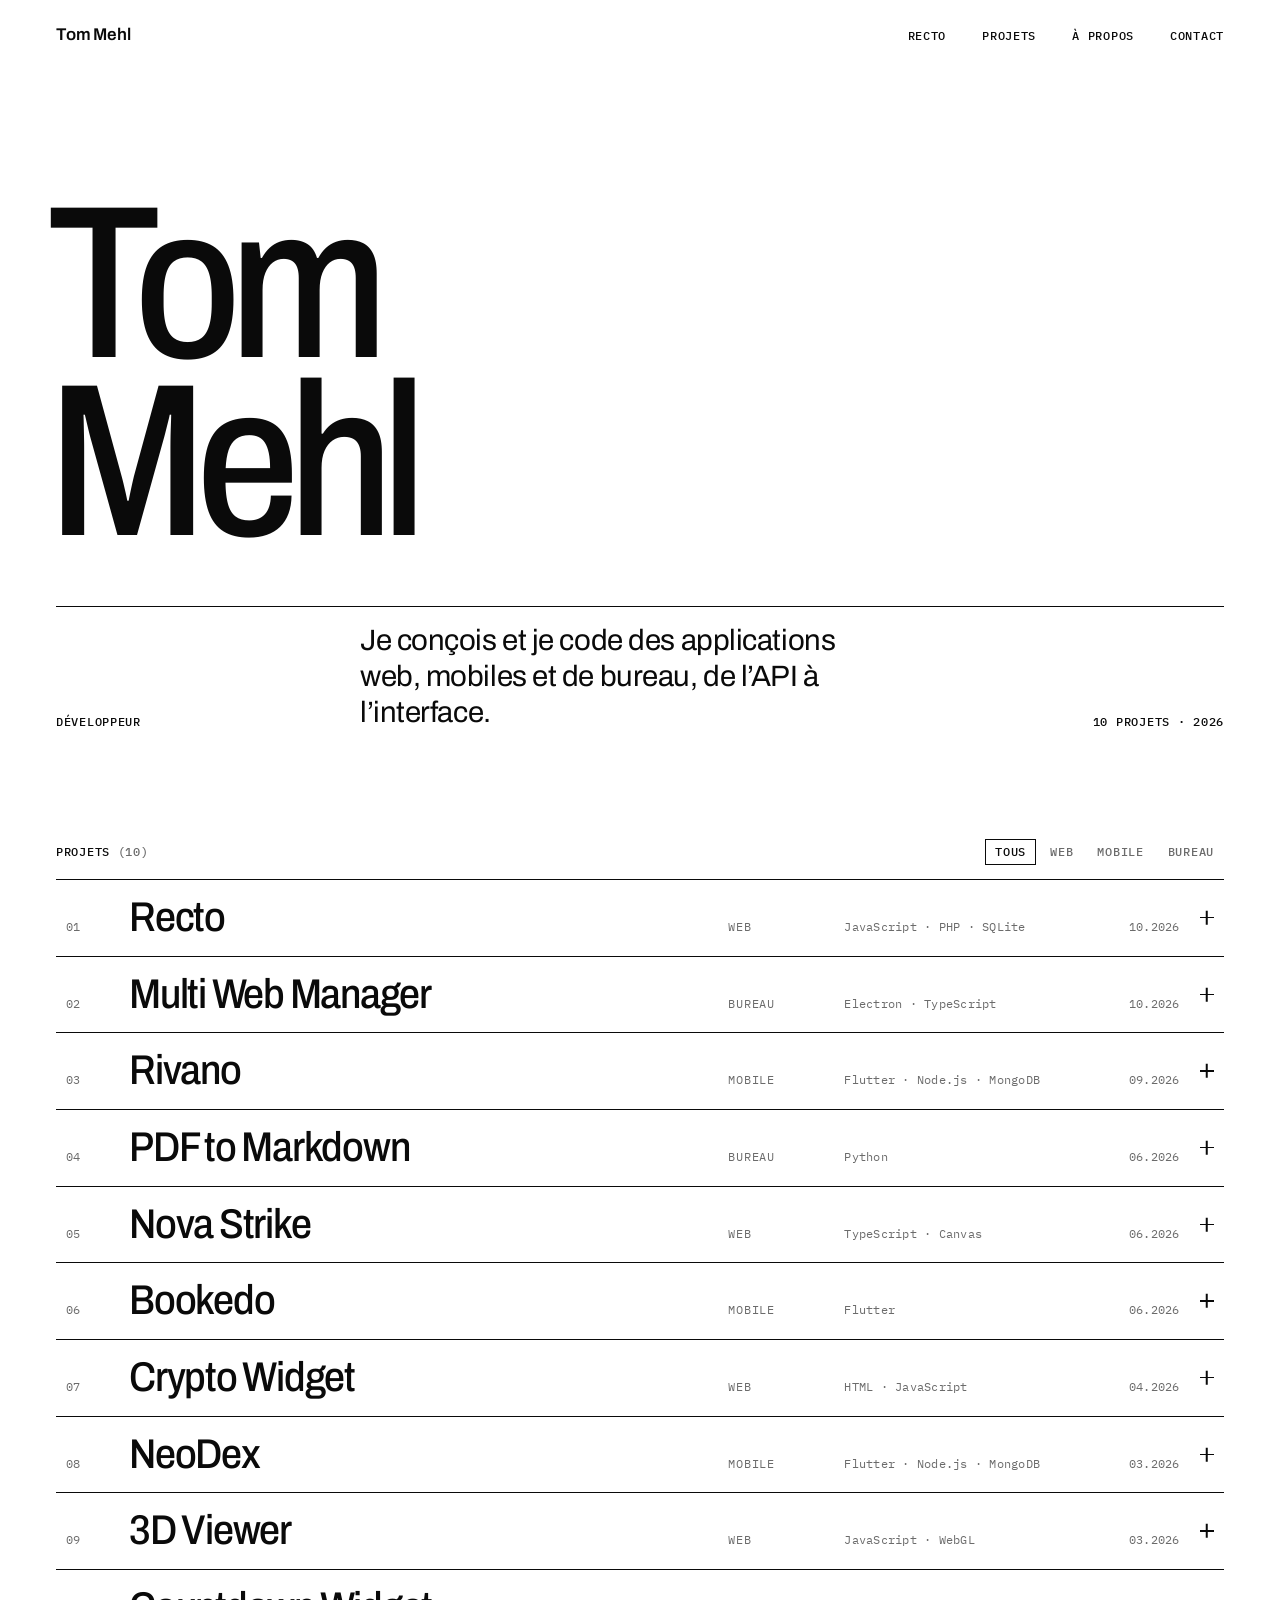
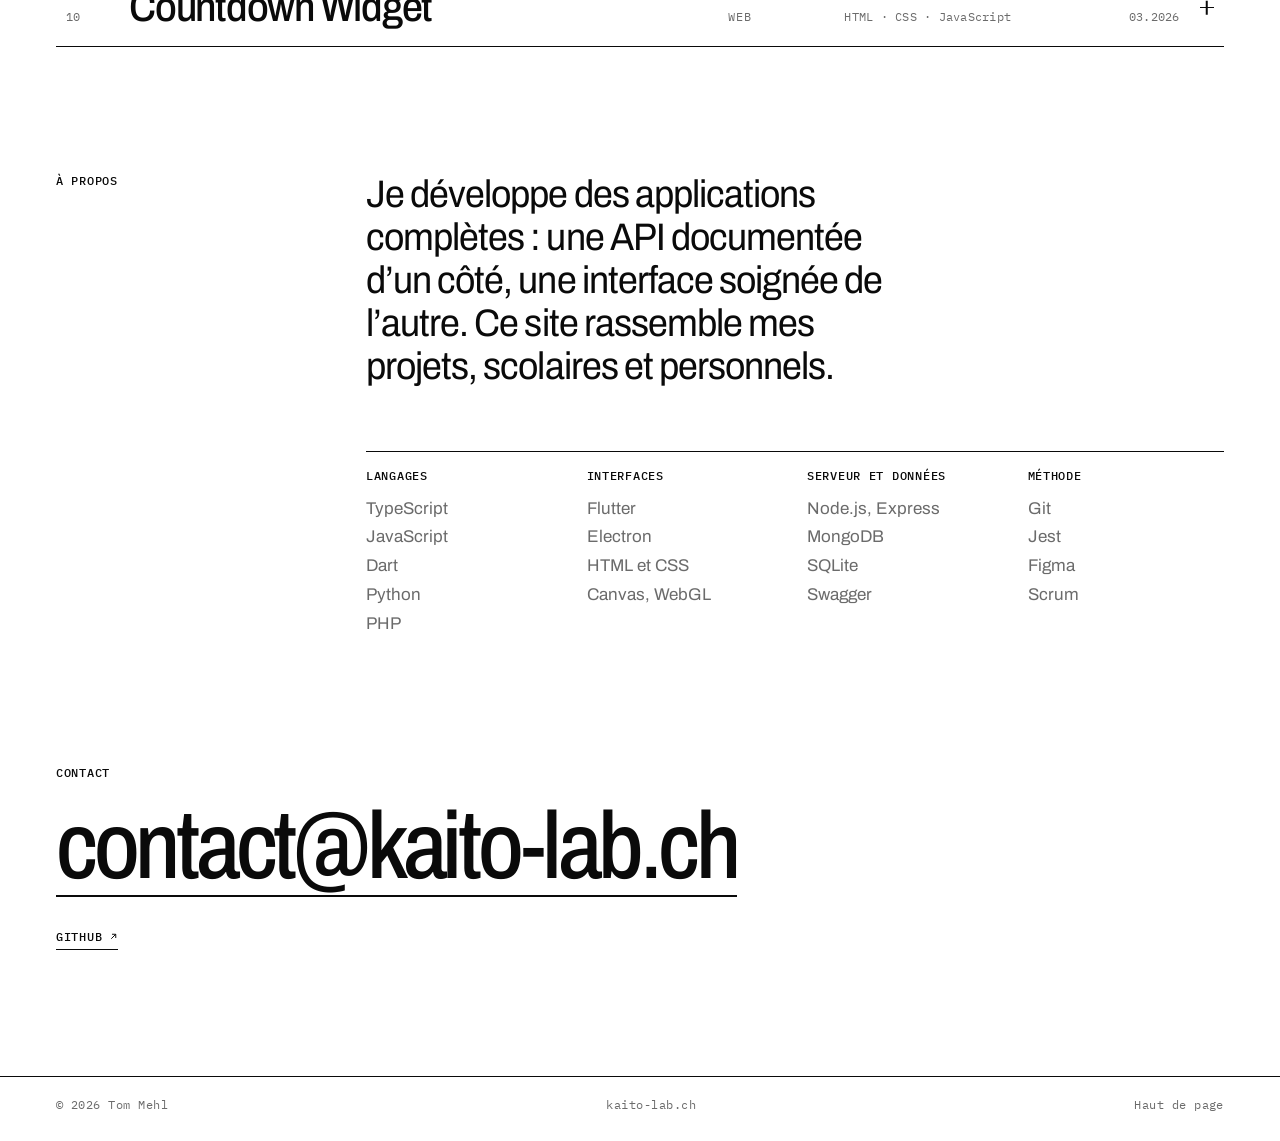
<file: site/index.html>
<!doctype html>
<html lang="fr">
<head>
  <meta charset="utf-8">
  <meta name="viewport" content="width=device-width, initial-scale=1">
  <title>Tom Mehl — Développeur</title>
  <meta name="description" content="Tom Mehl, développeur : applications web, mobiles et de bureau. Projets, outils et contact.">
  <meta name="theme-color" content="#ffffff" media="(prefers-color-scheme: light)">
  <meta name="theme-color" content="#0a0a0a" media="(prefers-color-scheme: dark)">
  <meta name="color-scheme" content="light dark">
  <meta property="og:title" content="Tom Mehl — Développeur">
  <meta property="og:description" content="Applications web, mobiles et de bureau.">
  <meta property="og:type" content="website">
  <link rel="icon" href="favicon.svg" type="image/svg+xml">
  <link rel="preload" href="fonts/archivo-latin-standard-normal.woff2" as="font" type="font/woff2" crossorigin>
  <link rel="stylesheet" href="css/style.css">
  <script src="js/early.js"></script>
  <script src="js/main.js" defer></script>
</head>
<body>
<a class="skip" href="#projets">Aller aux projets</a>

<header class="top wrap">
  <a class="mark" href="#">Tom Mehl</a>
  <nav aria-label="Sections">
    <a href="/recto/">Recto</a>
    <a href="#projets">Projets</a>
    <a href="#a-propos">À propos</a>
    <a href="#contact">Contact</a>
  </nav>
</header>

<main>
  <section class="hero wrap" aria-labelledby="titre">
    <h1 id="titre">Tom<br>Mehl</h1>
    <div class="hero-foot">
      <p class="label">Développeur</p>
      <p class="lede">Je conçois et je code des applications web, mobiles et de bureau, de l’API à l’interface.</p>
      <p class="label right"><span id="count-hero">10</span> projets · 2026</p>
    </div>
  </section>

  <section class="projects wrap" id="projets" aria-labelledby="titre-projets">
    <div class="section-head">
      <h2 class="label" id="titre-projets">Projets <span class="count" id="count">(10)</span></h2>
      <div class="filters" role="group" aria-label="Filtrer les projets">
        <button type="button" data-filter="tous" aria-pressed="true">Tous</button>
        <button type="button" data-filter="web" aria-pressed="false">Web</button>
        <button type="button" data-filter="mobile" aria-pressed="false">Mobile</button>
        <button type="button" data-filter="bureau" aria-pressed="false">Bureau</button>
      </div>
    </div>

    <ol class="index">
      <li data-cat="web" id="recto">
        <details>
          <summary>
            <span class="n">01</span><span class="name">Recto</span>
            <span class="meta"><span class="kind">Web</span><span class="stack">JavaScript · PHP · SQLite</span><span class="date">10.2026</span></span><span class="toggle" aria-hidden="true"></span>
          </summary>
          <div class="body">
            <figure class="preview"><img src="img/recto.webp" width="1600" height="1000" loading="lazy" decoding="async" alt="Trois écrans de Recto : la liste des listes, une carte retournée et une question du mode Apprendre."></figure>
            <p class="desc">Application de révision inspirée de Quizlet, réduite à l’essentiel&nbsp;: on importe une liste, on la révise en mode Cartes ou Apprendre.</p>
            <ul class="points">
              <li>Import par copier-coller&nbsp;: séparateurs devinés (tabulation, «&nbsp;-&nbsp;», «&nbsp;:&nbsp;»…), aperçu en direct.</li>
              <li>Mode Apprendre par paliers d’environ 7 cartes&nbsp;: choix multiple, puis réponse écrite qui pardonne les fautes de frappe.</li>
              <li>Anneaux de progression animés et mini-succès pour donner envie de continuer.</li>
              <li>Sans compte dans le navigateur, ou avec un compte pour retrouver ses listes partout.</li>
            </ul>
            <p class="links"><a href="/recto/">Ouvrir</a><a href="https://github.com/kaitoooooooooooooooooooo/recto" target="_blank" rel="noopener">Code</a></p>
          </div>
        </details>
      </li>

      <li data-cat="bureau" id="multi-web-manager">
        <details>
          <summary>
            <span class="n">02</span><span class="name">Multi Web Manager</span>
            <span class="meta"><span class="kind">Bureau</span><span class="stack">Electron · TypeScript</span><span class="date">10.2026</span></span><span class="toggle" aria-hidden="true"></span>
          </summary>
          <div class="body">
            <figure class="preview"><svg class="schema" viewBox="0 0 1600 1000" role="img" aria-labelledby="mwm-schema">
              <title id="mwm-schema">Schéma : à gauche le mur de 20 pages web en grille, le même curseur reproduit dans chaque cellule ; à droite la console d’administration.</title>
              <text x="90" y="180" class="mono">ÉCRAN 1 — LE MUR</text>
              <rect x="80" y="200" width="896" height="568" class="ln thick"/>
              <rect x="90" y="210" width="166" height="128" class="ln"/><text x="100" y="232" class="mono sm">01</text><path d="M104 252h138M104 268h106M104 284h122" class="ln faint"/><path d="M194 294l0 26 7 -7 5 11 5 -2 -5 -11 10 0z" class="cur ghost"/><rect x="266" y="210" width="166" height="128" class="ln"/><text x="276" y="232" class="mono sm">02</text><path d="M280 252h138M280 268h106M280 284h122" class="ln faint"/><path d="M370 294l0 26 7 -7 5 11 5 -2 -5 -11 10 0z" class="cur ghost"/><rect x="442" y="210" width="166" height="128" class="ln"/><text x="452" y="232" class="mono sm">03</text><path d="M456 252h138M456 268h106M456 284h122" class="ln faint"/><path d="M546 294l0 26 7 -7 5 11 5 -2 -5 -11 10 0z" class="cur ghost"/><rect x="618" y="210" width="166" height="128" class="ln"/><text x="628" y="232" class="mono sm">04</text><path d="M632 252h138M632 268h106M632 284h122" class="ln faint"/><path d="M722 294l0 26 7 -7 5 11 5 -2 -5 -11 10 0z" class="cur ghost"/><rect x="794" y="210" width="166" height="128" class="ln"/><text x="804" y="232" class="mono sm">05</text><path d="M808 252h138M808 268h106M808 284h122" class="ln faint"/><path d="M898 294l0 26 7 -7 5 11 5 -2 -5 -11 10 0z" class="cur ghost"/><rect x="90" y="348" width="166" height="128" class="ln"/><text x="100" y="370" class="mono sm">06</text><path d="M104 390h138M104 406h106M104 422h122" class="ln faint"/><path d="M194 432l0 26 7 -7 5 11 5 -2 -5 -11 10 0z" class="cur ghost"/><rect x="266" y="348" width="166" height="128" class="ln"/><text x="276" y="370" class="mono sm">07</text><path d="M280 390h138M280 406h106M280 422h122" class="ln faint"/><path d="M370 432l0 26 7 -7 5 11 5 -2 -5 -11 10 0z" class="cur"/><rect x="442" y="348" width="166" height="128" class="ln"/><text x="452" y="370" class="mono sm">08</text><path d="M456 390h138M456 406h106M456 422h122" class="ln faint"/><path d="M546 432l0 26 7 -7 5 11 5 -2 -5 -11 10 0z" class="cur ghost"/><rect x="618" y="348" width="166" height="128" class="ln"/><text x="628" y="370" class="mono sm">09</text><path d="M632 390h138M632 406h106M632 422h122" class="ln faint"/><path d="M722 432l0 26 7 -7 5 11 5 -2 -5 -11 10 0z" class="cur ghost"/><rect x="794" y="348" width="166" height="128" class="ln"/><text x="804" y="370" class="mono sm">10</text><path d="M808 390h138M808 406h106M808 422h122" class="ln faint"/><path d="M898 432l0 26 7 -7 5 11 5 -2 -5 -11 10 0z" class="cur ghost"/><rect x="90" y="486" width="166" height="128" class="ln"/><text x="100" y="508" class="mono sm">11</text><path d="M104 528h138M104 544h106M104 560h122" class="ln faint"/><path d="M194 570l0 26 7 -7 5 11 5 -2 -5 -11 10 0z" class="cur ghost"/><rect x="266" y="486" width="166" height="128" class="ln"/><text x="276" y="508" class="mono sm">12</text><path d="M280 528h138M280 544h106M280 560h122" class="ln faint"/><path d="M370 570l0 26 7 -7 5 11 5 -2 -5 -11 10 0z" class="cur ghost"/><rect x="442" y="486" width="166" height="128" class="ln"/><text x="452" y="508" class="mono sm">13</text><path d="M456 528h138M456 544h106M456 560h122" class="ln faint"/><path d="M546 570l0 26 7 -7 5 11 5 -2 -5 -11 10 0z" class="cur ghost"/><rect x="618" y="486" width="166" height="128" class="ln"/><text x="628" y="508" class="mono sm">14</text><path d="M632 528h138M632 544h106M632 560h122" class="ln faint"/><path d="M722 570l0 26 7 -7 5 11 5 -2 -5 -11 10 0z" class="cur ghost"/><rect x="794" y="486" width="166" height="128" class="ln"/><text x="804" y="508" class="mono sm">15</text><path d="M808 528h138M808 544h106M808 560h122" class="ln faint"/><path d="M898 570l0 26 7 -7 5 11 5 -2 -5 -11 10 0z" class="cur ghost"/><rect x="90" y="624" width="166" height="128" class="ln"/><text x="100" y="646" class="mono sm">16</text><path d="M104 666h138M104 682h106M104 698h122" class="ln faint"/><path d="M194 708l0 26 7 -7 5 11 5 -2 -5 -11 10 0z" class="cur ghost"/><rect x="266" y="624" width="166" height="128" class="ln"/><text x="276" y="646" class="mono sm">17</text><path d="M280 666h138M280 682h106M280 698h122" class="ln faint"/><path d="M370 708l0 26 7 -7 5 11 5 -2 -5 -11 10 0z" class="cur ghost"/><rect x="442" y="624" width="166" height="128" class="ln"/><text x="452" y="646" class="mono sm">18</text><path d="M456 666h138M456 682h106M456 698h122" class="ln faint"/><path d="M546 708l0 26 7 -7 5 11 5 -2 -5 -11 10 0z" class="cur ghost"/><rect x="618" y="624" width="166" height="128" class="ln"/><text x="628" y="646" class="mono sm">19</text><path d="M632 666h138M632 682h106M632 698h122" class="ln faint"/><path d="M722 708l0 26 7 -7 5 11 5 -2 -5 -11 10 0z" class="cur ghost"/><rect x="794" y="624" width="166" height="128" class="ln"/><text x="804" y="646" class="mono sm">20</text><path d="M808 666h138M808 682h106M808 698h122" class="ln faint"/><path d="M898 708l0 26 7 -7 5 11 5 -2 -5 -11 10 0z" class="cur ghost"/>
              <text x="1040" y="180" class="mono">ÉCRAN 2 — LA CONSOLE</text>
              <rect x="1040" y="200" width="480" height="568" class="ln thick"/>
              <text x="1064" y="250" class="mono">MULTI WEB MANAGER</text><text x="1496" y="250" class="mono sm" text-anchor="end">20 INSTANCES</text>
              <path d="M1040 276h480M1210 276v492" class="ln"/>
              <circle cx="1102" cy="318" r="5" class="dot"/><text x="1118" y="324" class="mono sm">WEB 01</text><circle cx="1102" cy="356" r="5" class="dot"/><text x="1118" y="362" class="mono sm">WEB 02</text><circle cx="1102" cy="394" r="5" class="dot"/><text x="1118" y="400" class="mono sm">WEB 03</text><circle cx="1102" cy="432" r="5" class="dot"/><text x="1118" y="438" class="mono sm">WEB 04</text><circle cx="1102" cy="470" r="5" class="dot"/><text x="1118" y="476" class="mono sm">WEB 05</text><circle cx="1102" cy="508" r="5" class="dot"/><text x="1118" y="514" class="mono sm">WEB 06</text><circle cx="1102" cy="546" r="5" class="dot"/><text x="1118" y="552" class="mono sm">WEB 07</text><circle cx="1102" cy="584" r="5" class="dot"/><text x="1118" y="590" class="mono sm">WEB 08</text><text x="1118" y="636" class="mono sm">…</text>
              <text x="1232" y="318" class="sans">Toutes les instances</text>
              <text x="1232" y="352" class="mono sm">même site · même zoom</text>
              <rect x="1232" y="378" width="18" height="18" class="ln"/><path d="M1236 387l4 4 7-8" class="ln"/>
              <text x="1262" y="393" class="mono sm">répliquer la souris</text>
              <path d="M1232 430h264" class="ln faint"/>
              <text x="1232" y="470" class="sans">Instance choisie</text>
              <text x="1232" y="504" class="mono sm">adresse · recharger · zoom</text>
              <path d="M1232 540h264" class="ln faint"/>
              <text x="1232" y="580" class="sans">Grille · écrans</text>
              <text x="1232" y="614" class="mono sm">5 × 4 · automatique</text>
              <text x="90" y="830" class="mono sm">Un clic dans la cellule 07 est reproduit au même endroit dans toutes les autres.</text>
            </svg></figure>
            <p class="desc">Navigateur multi-instance pour Windows&nbsp;: jusqu’à vingt pages web isolées en grille sur un écran, pilotées depuis une console d’administration sur un second écran.</p>
            <ul class="points">
              <li>Chaque cellule est un vrai navigateur isolé&nbsp;: cookies, stockage et session séparés.</li>
              <li>Réplication de la souris&nbsp;: un clic dans une cellule est reproduit dans toutes les autres.</li>
              <li>Au redémarrage, la même grille rouvre les mêmes pages.</li>
            </ul>
            <p class="links"><a href="https://github.com/kaitoooooooooooooooooooo/MultiWebManager" target="_blank" rel="noopener">Code</a></p>
          </div>
        </details>
      </li>

      <li data-cat="mobile" id="rivano">
        <details>
          <summary>
            <span class="n">03</span><span class="name">Rivano</span>
            <span class="meta"><span class="kind">Mobile</span><span class="stack">Flutter · Node.js · MongoDB</span><span class="date">09.2026</span></span><span class="toggle" aria-hidden="true"></span>
          </summary>
          <div class="body">
            <figure class="preview"><img src="img/rivano.webp" width="1600" height="1000" loading="lazy" decoding="async" alt="Rivano : liste des voitures, fiche d’un véhicule et panneau de filtres."></figure>
            <p class="desc">Application de location de voitures de luxe&nbsp;: un catalogue servi par une API REST, affiché dans une application Flutter fidèle à sa maquette Figma. Projet de troisième année, mené en Scrum.</p>
            <ul class="points">
              <li>API Express et MongoDB documentée avec Swagger, testée avec Jest et Supertest.</li>
              <li>État géré avec Riverpod&nbsp;; chaque écran traite le chargement, l’erreur et les données.</li>
              <li>Recherche, filtres et fiche détaillée de chaque véhicule.</li>
            </ul>
            <p class="links"><a href="https://github.com/kaitoooooooooooooooooooo/car-rental" target="_blank" rel="noopener">Code</a></p>
          </div>
        </details>
      </li>

      <li data-cat="bureau" id="pdf-to-markdown">
        <details>
          <summary>
            <span class="n">04</span><span class="name">PDF to Markdown</span>
            <span class="meta"><span class="kind">Bureau</span><span class="stack">Python</span><span class="date">06.2026</span></span><span class="toggle" aria-hidden="true"></span>
          </summary>
          <div class="body">
            <figure class="preview"><img src="img/pdf-to-markdown.webp" width="1600" height="1000" loading="lazy" decoding="async" alt="La fenêtre de PDF to Markdown après la conversion de trois fichiers."></figure>
            <p class="desc">Petite application de bureau qui convertit d’un coup tous les PDF d’un dossier en fichiers Markdown, enregistrés à côté des originaux.</p>
            <ul class="points">
              <li>Un seul fichier .exe pour Windows, sans installation.</li>
              <li>Extraction du texte avec pdfplumber, empaquetage avec PyInstaller.</li>
            </ul>
            <p class="links"><a href="https://github.com/kaitoooooooooooooooooooo/pdf-to-markdown-toolkit/releases/latest" target="_blank" rel="noopener">Télécharger</a><a href="https://github.com/kaitoooooooooooooooooooo/pdf-to-markdown-toolkit" target="_blank" rel="noopener">Code</a></p>
          </div>
        </details>
      </li>

      <li data-cat="web" id="nova-strike">
        <details>
          <summary>
            <span class="n">05</span><span class="name">Nova Strike</span>
            <span class="meta"><span class="kind">Web</span><span class="stack">TypeScript · Canvas</span><span class="date">06.2026</span></span><span class="toggle" aria-hidden="true"></span>
          </summary>
          <div class="body">
            <figure class="preview"><img src="img/nova-strike.webp" width="1600" height="1000" loading="lazy" decoding="async" alt="L’écran d’accueil de Nova Strike, avec le score, les bonus et les améliorations."></figure>
            <p class="desc">Jeu de tir spatial dans le navigateur, écrit en TypeScript et dessiné dans un canvas HTML.</p>
            <ul class="points">
              <li>Météores et aliens à abattre, bonus à ramasser.</li>
              <li>Améliorations&nbsp;: vitesse, dégâts, vie supplémentaire.</li>
              <li>Explosions animées image par image.</li>
            </ul>
            <p class="links"><a href="https://kaitoooooooooooooooooooo.github.io/Nova-Strike/" target="_blank" rel="noopener">Jouer</a><a href="https://github.com/kaitoooooooooooooooooooo/Nova-Strike" target="_blank" rel="noopener">Code</a></p>
          </div>
        </details>
      </li>

      <li data-cat="mobile" id="bookedo">
        <details>
          <summary>
            <span class="n">06</span><span class="name">Bookedo</span>
            <span class="meta"><span class="kind">Mobile</span><span class="stack">Flutter</span><span class="date">06.2026</span></span><span class="toggle" aria-hidden="true"></span>
          </summary>
          <div class="body">
            <figure class="preview"><img src="img/bookedo.webp" width="1600" height="1000" loading="lazy" decoding="async" alt="Bookedo : accueil, bibliothèque et fiche d’un livre."></figure>
            <p class="desc">Application de bibliothèque personnelle en Flutter.</p>
            <p class="links"><a href="https://github.com/kaitoooooooooooooooooooo/Bookedo" target="_blank" rel="noopener">Code</a></p>
          </div>
        </details>
      </li>

      <li data-cat="web" id="crypto-widget">
        <details>
          <summary>
            <span class="n">07</span><span class="name">Crypto Widget</span>
            <span class="meta"><span class="kind">Web</span><span class="stack">HTML · JavaScript</span><span class="date">04.2026</span></span><span class="toggle" aria-hidden="true"></span>
          </summary>
          <div class="body">
            <figure class="preview"><img src="img/crypto-widget.webp" width="1600" height="1000" loading="lazy" decoding="async" alt="Le widget Crypto : cours du bitcoin et graphique sur sept jours."></figure>
            <p class="desc">Cours d’une cryptomonnaie en direct, avec un graphique sur un jour à un an, le choix de la devise et une actualisation automatique.</p>
            <ul class="points">
              <li>Un seul fichier HTML, à glisser dans une page de nouvel onglet.</li>
              <li>Couleurs de hausse, de baisse et de fond personnalisables.</li>
            </ul>
            <p class="links"><a href="https://kaitoooooooooooooooooooo.github.io/cryptoTrackerWidget/" target="_blank" rel="noopener">Démo</a><a href="https://github.com/kaitoooooooooooooooooooo/cryptoTrackerWidget" target="_blank" rel="noopener">Code</a></p>
          </div>
        </details>
      </li>

      <li data-cat="mobile" id="neodex">
        <details>
          <summary>
            <span class="n">08</span><span class="name">NeoDex</span>
            <span class="meta"><span class="kind">Mobile</span><span class="stack">Flutter · Node.js · MongoDB</span><span class="date">03.2026</span></span><span class="toggle" aria-hidden="true"></span>
          </summary>
          <div class="body">
            <figure class="preview"><img src="img/neodex.webp" width="1600" height="1000" loading="lazy" decoding="async" alt="NeoDex : liste des Pokémon, fiche de Bulbizarre et tirage au hasard."></figure>
            <p class="desc">Application Pokémon complète&nbsp;: les 1025 Pokémon et leurs formes chromatiques, une recherche par nom, numéro ou type, et un Pokédex personnel.</p>
            <ul class="points">
              <li>Client Flutter en architecture par fonctionnalités, avec Riverpod et GoRouter.</li>
              <li>API REST Express (MVC) documentée avec Swagger.</li>
              <li>Tirage d’un Pokémon au hasard, animé avec Lottie.</li>
            </ul>
            <p class="links"><a href="https://github.com/kaitoooooooooooooooooooo/pokemon-app" target="_blank" rel="noopener">Code</a></p>
          </div>
        </details>
      </li>

      <li data-cat="web" id="3d-viewer">
        <details>
          <summary>
            <span class="n">09</span><span class="name">3D Viewer</span>
            <span class="meta"><span class="kind">Web</span><span class="stack">JavaScript · WebGL</span><span class="date">03.2026</span></span><span class="toggle" aria-hidden="true"></span>
          </summary>
          <div class="body">
            <figure class="preview"><img src="img/3d-viewer.webp" width="1600" height="1000" loading="lazy" decoding="async" alt="3D Viewer : un modèle de voiture chargé, avec le panneau des réglages."></figure>
            <p class="desc">Visionneuse 3D légère qui tourne entièrement dans le navigateur, pensée comme un widget pour une page de nouvel onglet.</p>
            <ul class="points">
              <li>Glisser-déposer d’un modèle, rotation automatique, contrôle à la souris ou au doigt.</li>
              <li>Matériaux verre, filaire ou plein&nbsp;; lumière réglable en direct.</li>
              <li>Modèles gardés dans le navigateur (IndexedDB), sans serveur.</li>
            </ul>
            <p class="links"><a href="https://kaitoooooooooooooooooooo.github.io/3dview.github.io/" target="_blank" rel="noopener">Démo</a><a href="https://github.com/kaitoooooooooooooooooooo/3dview.github.io" target="_blank" rel="noopener">Code</a></p>
          </div>
        </details>
      </li>

      <li data-cat="web" id="countdown-widget">
        <details>
          <summary>
            <span class="n">10</span><span class="name">Countdown Widget</span>
            <span class="meta"><span class="kind">Web</span><span class="stack">HTML · CSS · JavaScript</span><span class="date">03.2026</span></span><span class="toggle" aria-hidden="true"></span>
          </summary>
          <div class="body">
            <figure class="preview"><img src="img/countdown-widget.webp" width="1600" height="1000" loading="lazy" decoding="async" alt="Le widget Countdown, prêt à compter les jours jusqu’à un événement."></figure>
            <p class="desc">Compte à rebours personnalisable&nbsp;: nom de l’événement, date cible, couleurs, thème, taille et unités affichées.</p>
            <p class="links"><a href="https://kaitoooooooooooooooooooo.github.io/CountdownWidget.github.io/" target="_blank" rel="noopener">Démo</a><a href="https://github.com/kaitoooooooooooooooooooo/CountdownWidget.github.io" target="_blank" rel="noopener">Code</a></p>
          </div>
        </details>
      </li>
    </ol>
  </section>

  <section class="about wrap" id="a-propos" aria-labelledby="titre-propos">
    <h2 class="label" id="titre-propos">À propos</h2>
    <div class="about-body">
      <p class="statement">Je développe des applications complètes&nbsp;: une API documentée d’un côté, une interface soignée de l’autre. Ce site rassemble mes projets, scolaires et personnels.</p>
      <dl class="tools">
        <div><dt>Langages</dt><dd>TypeScript<br>JavaScript<br>Dart<br>Python<br>PHP</dd></div>
        <div><dt>Interfaces</dt><dd>Flutter<br>Electron<br>HTML et CSS<br>Canvas, WebGL</dd></div>
        <div><dt>Serveur et données</dt><dd>Node.js, Express<br>MongoDB<br>SQLite<br>Swagger</dd></div>
        <div><dt>Méthode</dt><dd>Git<br>Jest<br>Figma<br>Scrum</dd></div>
      </dl>
    </div>
  </section>

  <section class="contact wrap" id="contact" aria-labelledby="titre-contact">
    <h2 class="label" id="titre-contact">Contact</h2>
    <a class="mail" href="mailto:contact@kaito-lab.ch">contact@kaito-lab.ch</a>
    <p class="links"><a href="https://github.com/kaitoooooooooooooooooooo" target="_blank" rel="noopener">GitHub</a></p>
  </section>
</main>

<footer class="foot wrap">
  <span>© 2026 Tom Mehl</span>
  <span>kaito-lab.ch</span>
  <a href="#">Haut de page</a>
</footer>
</body>
</html>
</file>
<file: site/css/style.css>
/* Portfolio de Tom Mehl — noir et blanc, une grille, deux polices. */
@font-face {
  font-family: "Archivo"; font-style: normal; font-display: swap;
  font-weight: 100 900; font-stretch: 62% 125%;
  src: url("../fonts/archivo-latin-standard-normal.woff2") format("woff2-variations"), url("../fonts/archivo-latin-standard-normal.woff2") format("woff2");
}
@font-face {
  font-family: "IBM Plex Mono"; font-style: normal; font-weight: 400; font-display: swap;
  src: url("../fonts/ibm-plex-mono-latin-400-normal.woff2") format("woff2");
}
@font-face {
  font-family: "IBM Plex Mono"; font-style: normal; font-weight: 500; font-display: swap;
  src: url("../fonts/ibm-plex-mono-latin-500-normal.woff2") format("woff2");
}

:root {
  --bg: #ffffff;
  --fg: #0a0a0a;
  --mute: #6b6b6b;
  --hair: #d9d9d9;
  --soft: #f0f0f0;
  --sans: "Archivo", "Helvetica Neue", Helvetica, Arial, sans-serif;
  --mono: "IBM Plex Mono", ui-monospace, "Cascadia Mono", Consolas, monospace;
  --pad: clamp(18px, 4.5vw, 56px);
  --arrow: url("data:image/svg+xml,%3Csvg xmlns='http://www.w3.org/2000/svg' viewBox='0 0 12 12'%3E%3Cpath d='M3 9 9 3M4 3h5v5' fill='none' stroke='black' stroke-width='1.3'/%3E%3C/svg%3E");
  color-scheme: light;
}
@media (prefers-color-scheme: dark) {
  :root { --bg: #0a0a0a; --fg: #f2f2f2; --mute: #8c8c8c; --hair: #2a2a2a; --soft: #171717; color-scheme: dark; }
}

*, *::before, *::after { box-sizing: border-box; }
html { -webkit-text-size-adjust: 100%; scroll-behavior: smooth; }
body {
  margin: 0; background: var(--bg); color: var(--fg);
  font: 400 1.0625rem/1.5 var(--sans); font-stretch: 100%;
  -webkit-font-smoothing: antialiased; text-rendering: optimizeLegibility;
}
::selection { background: var(--fg); color: var(--bg); }
a { color: inherit; text-decoration-thickness: 1px; text-underline-offset: .2em; }
:focus-visible { outline: 2px solid var(--fg); outline-offset: 3px; }
h1, h2, p, ol, ul, dl, dd { margin: 0; }
.wrap { max-width: 1320px; margin: 0 auto; padding-inline: var(--pad); }
.label { font: 500 .75rem/1.4 var(--mono); letter-spacing: .06em; text-transform: uppercase; }
.skip { position: absolute; left: -9999px; }
.skip:focus { left: var(--pad); top: 12px; background: var(--fg); color: var(--bg); padding: 8px 12px; z-index: 10; }

/* --- En-tête --------------------------------------------------------------------- */
.top { display: flex; justify-content: space-between; align-items: baseline; padding-block: 22px; }
.mark { font-weight: 600; text-decoration: none; letter-spacing: -.01em; }
.top nav { display: flex; gap: clamp(14px, 3vw, 36px); }
.top nav a { font: 500 .75rem/1 var(--mono); letter-spacing: .06em; text-transform: uppercase; text-decoration: none; }
.top nav a:hover { text-decoration: underline; }

/* --- Accueil --------------------------------------------------------------------- */
.hero { padding-top: clamp(48px, 14vh, 160px); padding-bottom: clamp(56px, 12vh, 140px); }
.hero h1 {
  font-size: clamp(4.2rem, 17vw, 15.5rem); font-weight: 500; font-stretch: 82%;
  line-height: .82; letter-spacing: -.055em; margin-left: -.04em;
}
.hero-foot {
  display: grid; grid-template-columns: 1fr 2fr 1fr; gap: 24px; align-items: end;
  margin-top: clamp(28px, 6vh, 64px); padding-top: 16px; border-top: 1px solid var(--fg);
}
.lede { font-size: clamp(1.25rem, 2.3vw, 1.85rem); line-height: 1.22; letter-spacing: -.015em; max-width: 30ch; }
.hero-foot .right { text-align: right; }
@media (max-width: 760px) {
  .hero-foot { grid-template-columns: 1fr; }
  .hero-foot .right { text-align: left; }
}

/* --- Projets --------------------------------------------------------------------- */
.projects { padding-bottom: clamp(72px, 14vh, 160px); }
.section-head { display: flex; justify-content: space-between; align-items: baseline; flex-wrap: wrap; gap: 12px; padding-bottom: 14px; }
.count { color: var(--mute); }
.filters { display: flex; gap: 4px; }
.filters button {
  font: 500 .75rem/1 var(--mono); letter-spacing: .06em; text-transform: uppercase;
  background: none; border: 1px solid transparent; color: var(--mute); padding: 6px 9px; cursor: pointer; border-radius: 0;
}
.filters button:hover { color: var(--fg); }
.filters button[aria-pressed="true"] { color: var(--fg); border-color: var(--fg); }

.index { list-style: none; padding: 0; border-bottom: 1px solid var(--fg); }
.index > li { border-top: 1px solid var(--fg); }
.index > li[hidden] { display: none; }
summary {
  display: grid; grid-template-columns: 3.2rem minmax(0, 1fr) 6.5rem minmax(0, 15rem) 5.2rem 1.4rem;
  align-items: baseline; gap: 12px; padding: 16px 10px; cursor: pointer; list-style: none;
  transition: background-color .15s ease, color .15s ease;
}
summary::-webkit-details-marker { display: none; }
/* Ligne inversée : survol à la souris (pas sur écran tactile, où le survol reste collé) et projet ouvert. */
details[open] > summary { background: var(--fg); color: var(--bg); }
details[open] > summary :is(.n, .kind, .stack, .date) { color: inherit; }
@media (hover: hover) {
  summary:hover { background: var(--fg); color: var(--bg); }
  summary:hover :is(.n, .kind, .stack, .date) { color: inherit; }
}
.n, .kind, .stack, .date { font: 400 .78rem/1.3 var(--mono); color: var(--mute); letter-spacing: .02em; }
.kind { text-transform: uppercase; letter-spacing: .06em; }
.date { text-align: right; }
.name { font-size: clamp(1.45rem, 3.3vw, 2.6rem); font-weight: 500; font-stretch: 88%; line-height: 1.05; letter-spacing: -.03em; }
.toggle { position: relative; width: 14px; height: 14px; justify-self: end; align-self: center; }
.toggle::before, .toggle::after { content: ""; position: absolute; inset: 6px 0 auto; height: 1.5px; background: currentColor; transition: transform .2s ease; }
.toggle::after { transform: rotate(90deg); }
details[open] .toggle::after { transform: rotate(0deg); }

.body {
  display: grid; grid-template-columns: 3.2rem minmax(0, 1fr) minmax(0, 1fr); gap: 12px 24px;
  padding: 22px 10px 30px;
}
.body > * { grid-column: 2; }
/* Aperçu : capture en niveaux de gris (fond transparent) ou schéma SVG aux couleurs du thème. */
.preview { grid-column: 2 / -1; margin: 0 0 10px; background: var(--soft); aspect-ratio: 16 / 10; overflow: hidden; }
.preview img, .preview svg { display: block; width: 100%; height: 100%; }
.schema { color: var(--fg); }
.schema .ln { fill: none; stroke: currentColor; stroke-width: 2; }
.schema .thick { stroke-width: 3; }
.schema .faint { opacity: .3; }
.schema .cur, .schema .dot { fill: currentColor; stroke: none; }
.schema .ghost { opacity: .35; }
.schema .mono { font: 500 20px var(--mono); letter-spacing: .06em; fill: currentColor; }
.schema .sm { font-size: 16px; letter-spacing: .03em; }
.schema .sans { font: 500 25px var(--sans); fill: currentColor; }
.desc { font-size: clamp(1.1rem, 1.6vw, 1.3rem); line-height: 1.38; letter-spacing: -.01em; max-width: 44ch; }
.points { grid-column: 3; grid-row: 1 / span 2; list-style: none; padding: 0; font-size: .95rem; color: var(--mute); }
.points li { padding: 8px 0; border-top: 1px solid var(--hair); }
.points li:first-child { border-top: 0; padding-top: 0; }
.links { display: flex; gap: 22px; flex-wrap: wrap; align-self: end; }
.links a { font: 500 .75rem/1 var(--mono); letter-spacing: .06em; text-transform: uppercase; text-decoration: none; display: inline-flex; gap: 6px; align-items: center; padding: 6px 0; border-bottom: 1px solid currentColor; }
.links a::after { content: ""; width: .8em; height: .8em; background: currentColor; -webkit-mask: var(--arrow) center / contain no-repeat; mask: var(--arrow) center / contain no-repeat; }
.links a[href^="/"]::after, .links a[href^="mailto:"]::after { transform: rotate(45deg); }
.links a:hover { border-bottom-width: 2px; }

.meta { display: contents; }
@media (max-width: 860px) {
  summary { grid-template-columns: 2.4rem minmax(0, 1fr) 1.4rem; row-gap: 6px; }
  .meta { display: flex; gap: 2px 14px; grid-column: 2; grid-row: 2; flex-wrap: wrap; }
  .meta .date { display: none; }
  summary .toggle { grid-column: 3; grid-row: 1; }
  .body { grid-template-columns: 2.4rem minmax(0, 1fr); }
  .points { grid-column: 2; grid-row: auto; }
  .preview { grid-column: 1 / -1; }
}

/* --- À propos -------------------------------------------------------------------- */
.about { display: grid; grid-template-columns: 1fr 3fr; gap: 24px; padding-bottom: clamp(72px, 14vh, 160px); }
.statement { font-size: clamp(1.5rem, 3vw, 2.5rem); line-height: 1.12; letter-spacing: -.025em; font-stretch: 92%; max-width: 26ch; }
.tools { display: grid; grid-template-columns: repeat(4, minmax(0, 1fr)); gap: 24px; margin-top: clamp(36px, 7vh, 72px); padding-top: 16px; border-top: 1px solid var(--fg); }
.tools dt { font: 500 .75rem/1.4 var(--mono); letter-spacing: .06em; text-transform: uppercase; margin-bottom: 10px; }
.tools dd { color: var(--mute); line-height: 1.7; }
@media (max-width: 860px) {
  .about { grid-template-columns: 1fr; }
  .tools { grid-template-columns: repeat(2, minmax(0, 1fr)); }
}

/* --- Contact --------------------------------------------------------------------- */
.contact { padding-bottom: clamp(72px, 14vh, 160px); }
.contact .label { margin-bottom: 18px; }
.mail {
  display: inline-block; font-size: clamp(1.9rem, 7.4vw, 6.6rem); font-weight: 500; font-stretch: 80%;
  letter-spacing: -.045em; line-height: 1; text-decoration: none; border-bottom: 2px solid currentColor; overflow-wrap: anywhere;
}
.mail:hover { border-bottom-width: 5px; }
.contact .links { margin-top: 28px; }

/* --- Pied ------------------------------------------------------------------------ */
.foot { display: flex; justify-content: space-between; gap: 16px; flex-wrap: wrap; padding-block: 20px 28px; border-top: 1px solid var(--fg); font: 400 .75rem/1.4 var(--mono); letter-spacing: .04em; color: var(--mute); }
.foot a { text-decoration: none; }
.foot a:hover { color: var(--fg); }

/* --- Curseur (souris uniquement, ajouté par main.js) ------------------------------- */
html.custom-cursor, html.custom-cursor * { cursor: none !important; }
.cursor {
  position: fixed; left: 0; top: 0; z-index: 100; width: 14px; height: 14px; margin: -7px 0 0 -7px;
  border-radius: 50%; background: #fff; mix-blend-mode: difference; pointer-events: none; opacity: 0;
  transition: width .2s ease, height .2s ease, margin .2s ease, opacity .2s ease; will-change: transform;
}
.cursor.on { opacity: 1; }
.cursor.big { width: 48px; height: 48px; margin: -24px 0 0 -24px; }
.cursor.down { width: 9px; height: 9px; margin: -4.5px 0 0 -4.5px; }
.cursor.big.down { width: 38px; height: 38px; margin: -19px 0 0 -19px; }
@media (prefers-reduced-motion: reduce) { .cursor { transition: opacity .2s ease; } }

/* --- Apparition ------------------------------------------------------------------ */
@media (prefers-reduced-motion: no-preference) {
  .js .index > li { opacity: 0; transform: translateY(8px); animation: rise .5s cubic-bezier(.2, .7, .2, 1) forwards; animation-delay: calc(var(--i, 0) * 45ms + 120ms); }
  .js .hero h1 { animation: rise .7s cubic-bezier(.2, .7, .2, 1) both; }
}
@keyframes rise { to { opacity: 1; transform: none; } }
@media (prefers-reduced-motion: reduce) { html { scroll-behavior: auto; } summary, .toggle::before, .toggle::after { transition: none; } }
</file>
